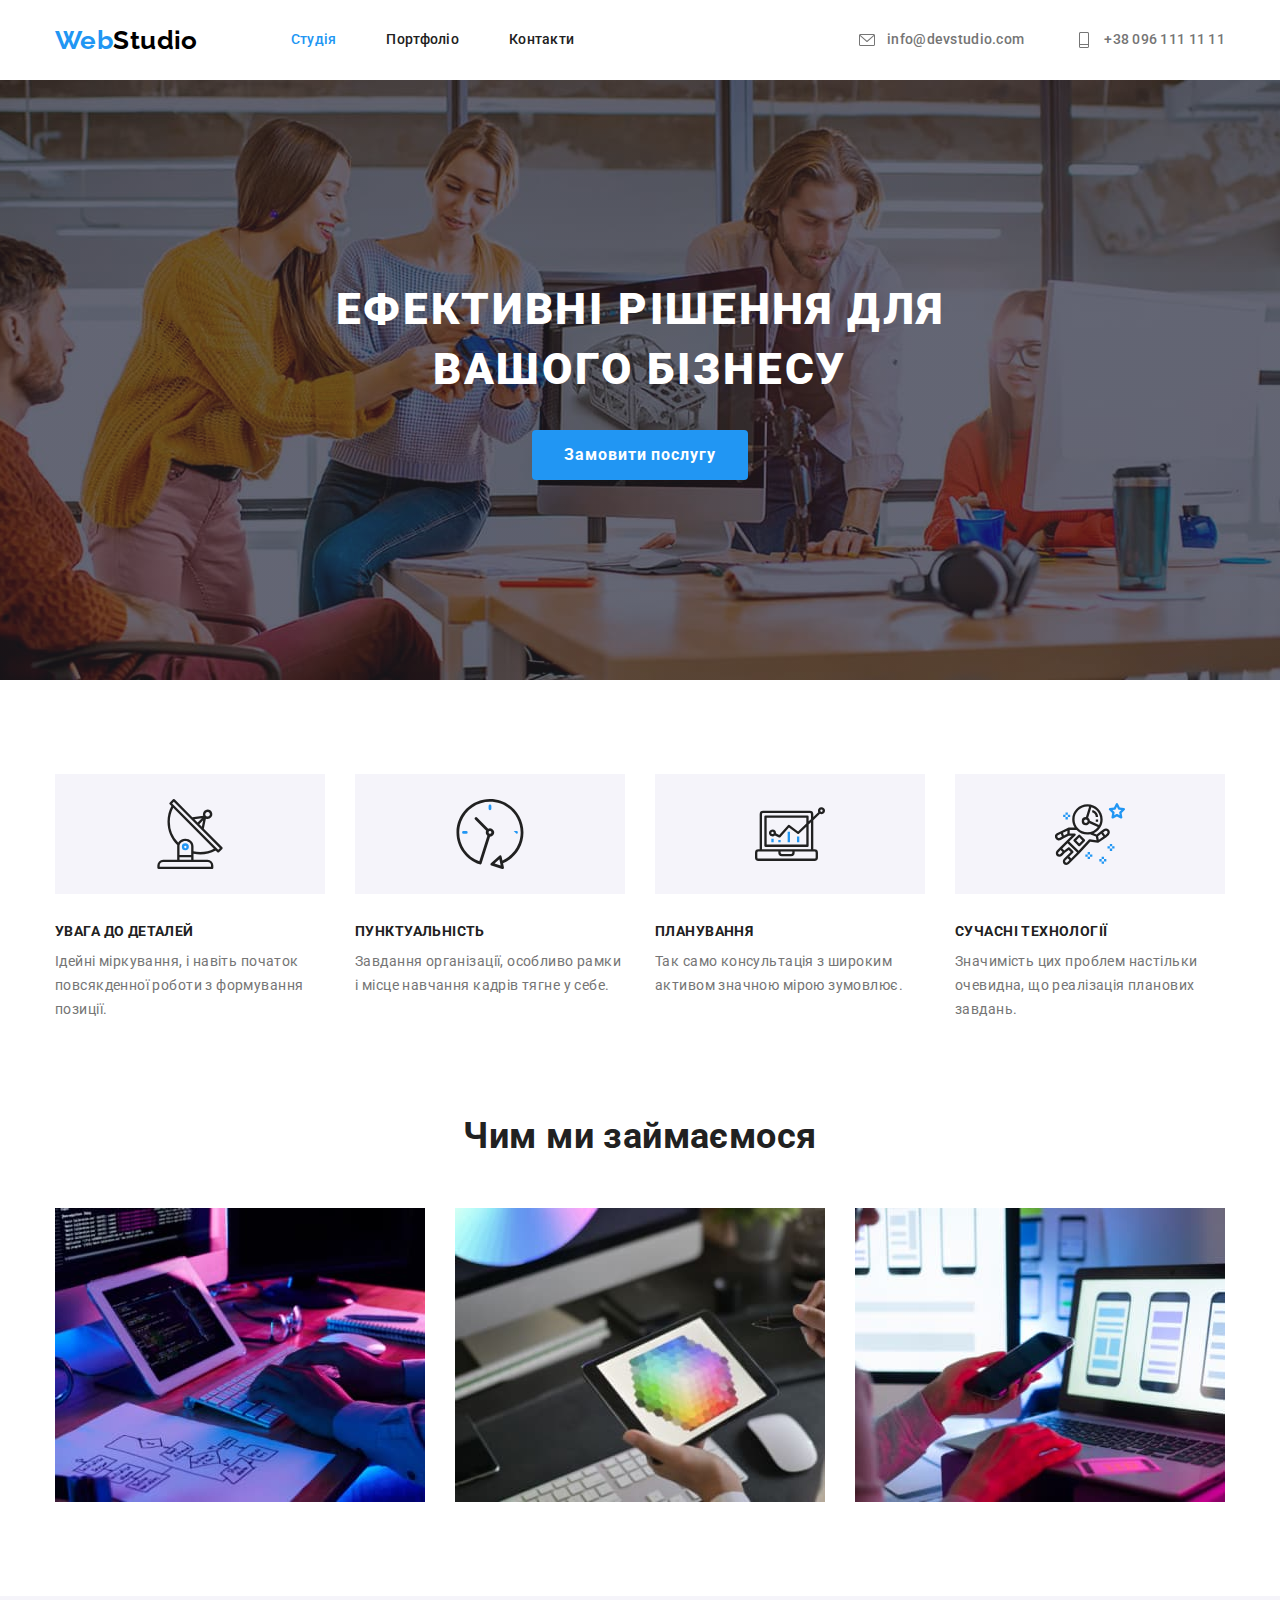
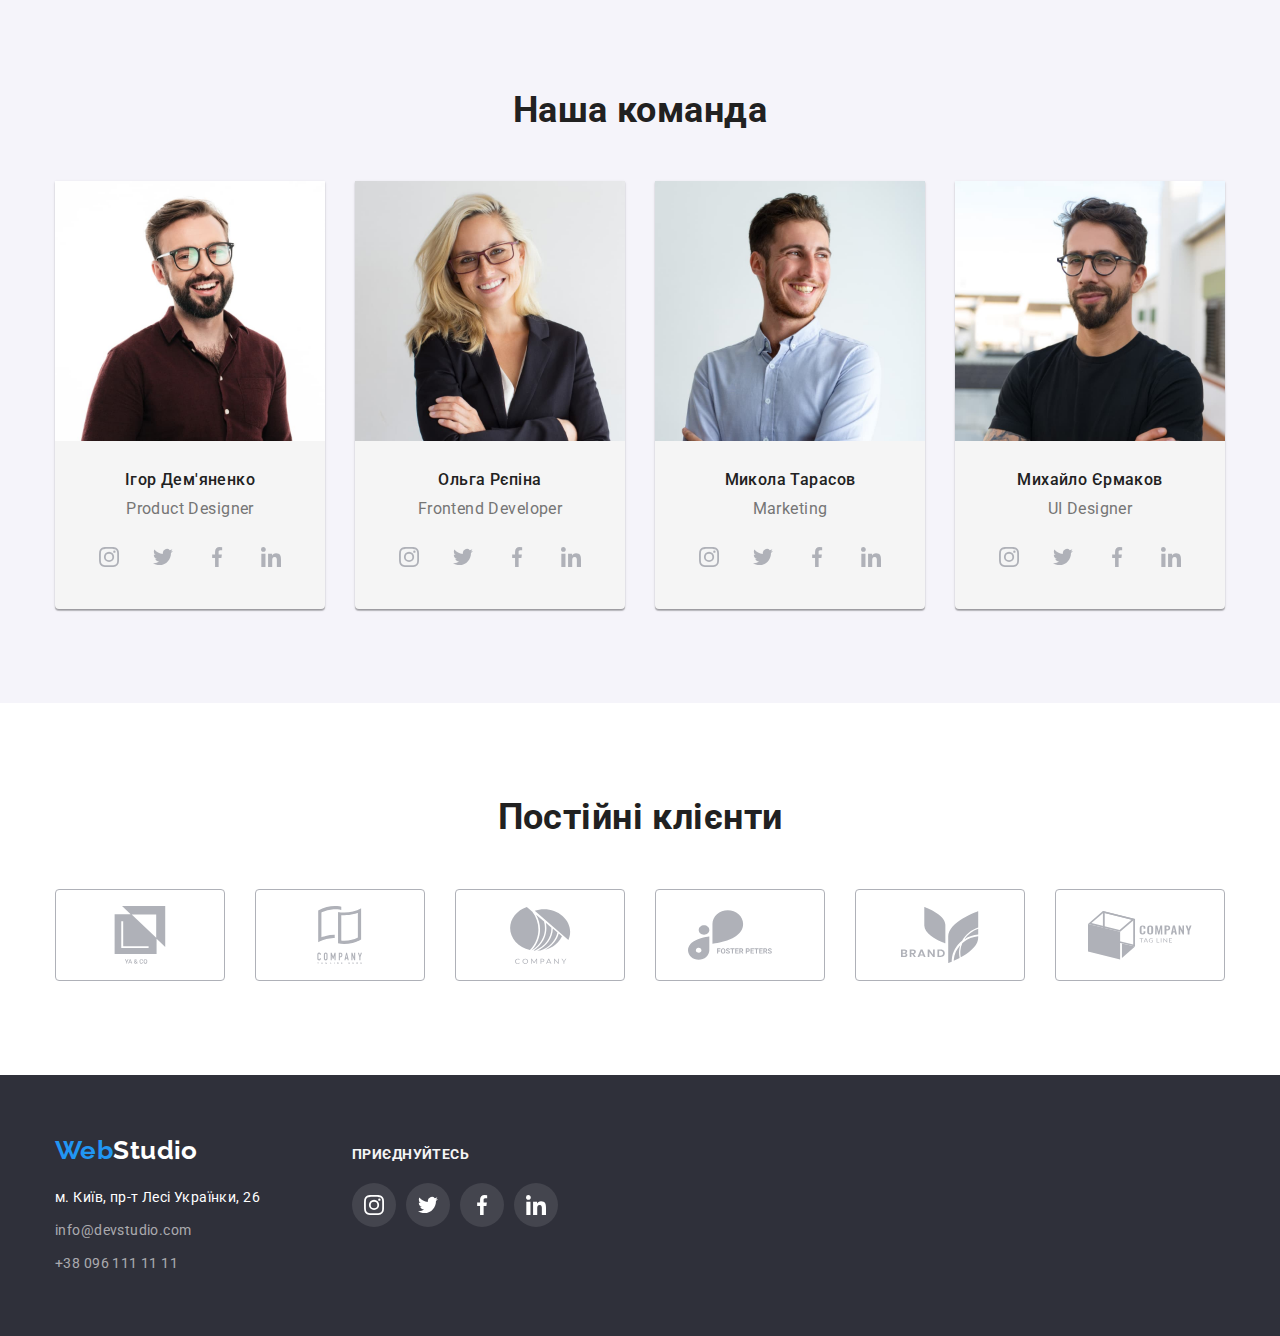
<file: index.html>
<!DOCTYPE html>
<html lang="uk">
  <head>
    <meta charset="UTF-8" />
    <meta http-equiv="X-UA-Compatible" content="IE=edge" />
    <meta name="viewport" content="width=device-width, initial-scale=1.0" />
    <link rel="preconnect" href="https://fonts.googleapis.com" />
    <link rel="preconnect" href="https://fonts.gstatic.com" crossorigin />
    <link
      href="https://fonts.googleapis.com/css2?family=Raleway:wght@700&family=Roboto:wght@400;500;700;900&display=swap"
      rel="stylesheet"
    />
    <link
      rel="stylesheet"
      href="https://cdnjs.cloudflare.com/ajax/libs/modern-normalize/0.6.0/modern-normalize.min.css"
    />
    <link rel="stylesheet" href="./css/styles.css" />
    <title>Студія</title>
  </head>
  <body>
    <!--*ШАПКА САЙТА-->

    <header>
      <div class="container main-nav">
        <nav class="main-nav">
          <a class="logo" href="./index.html">Web<span class="studio-logo1">Studio</span></a>

          <ul class="site-nav list">
            <li class="item"><a class="link-nav current" href="./index.html">Студія</a></li>
            <li class="item"><a class="link-nav" href="./portfolio.html">Портфоліо</a></li>
            <li class="item"><a class="link-nav" href="#">Контакти</a></li>
          </ul>
        </nav>

        <ul class="auth-nav list">
          <li class="item">
            <a class="contact link-nav icon-contact" href="mailto:info@devstudio.com">
              <svg class="icon-cont" width="20px" height="16">
                <use href="./images/icons.svg#icon-contact-mail"></use>
              </svg>
              info@devstudio.com</a
            >
          </li>
          <li class="item">
            <a class="contact link-nav icon-contact" href="tel:+380961111111">
              <svg class="icon-cont" width="20px" height="16">
                <use href="./images/icons.svg#icon-contact-telephone"></use>
              </svg>
              +38 096 111 11 11</a
            >
          </li>
        </ul>
      </div>
    </header>
    <main>
      <!--*ГЛАВНЫЙ БАНЕР*-->

      <div class="foto-baner">
        <section class="main-baner">
          <div class="container">
            <h1 class="baner">Ефективні рішення для вашого бізнесу</h1>
          </div>
          <button class="link-but" type="button">Замовити послугу</button>
        </section>
      </div>

      <!--*ПРЕИМУЩЕСТВА КОМПАНИИ*-->

      <section class="main-pry-comp">
        <div class="container">
          <h2 class="visually-hidden">Переваги Компанії</h2>
          <ul class="list pry-comp">
            <li class="item">
              <a class="flex-el icon-main-work">
                <svg width="70px" height="70px">
                  <use href="./images/icons.svg#icon-group-antenna"></use>
                </svg>
              </a>

              <h3 class="other-info1">УВАГА ДО ДЕТАЛЕЙ</h3>
              <p class="other-info2">
                Ідейні міркування, і навіть початок <br />
                повсякденної роботи з формування <br />
                позиції.
              </p>
            </li>
            <li class="item flex-el">
              <a class="flex-el icon-main-work">
                <svg width="70px" height="70px">
                  <use href="./images/icons.svg#icon-group-clock"></use>
                </svg>
              </a>

              <h3 class="other-info1">ПУНКТУАЛЬНІСТЬ</h3>
              <p class="other-info2">
                Завдання організації, особливо рамки <br />
                і місце навчання кадрів тягне у себе.
              </p>
            </li>
            <li class="item flex-el">
              <a class="flex-el icon-main-work">
                <svg width="70px" height="70px">
                  <use href="./images/icons.svg#icon-group-diagram"></use>
                </svg>
              </a>

              <h3 class="other-info1">ПЛАНУВАННЯ</h3>
              <p class="other-info2">
                Так само консультація з широким <br />
                активом значною мірою зумовлює.
              </p>
            </li>
            <li class="item flex-el">
              <a class="flex-el icon-main-work">
                <svg width="70px" height="70px">
                  <use href="./images/icons.svg#icon-group-astronaut"></use>
                </svg>
              </a>

              <h3 class="other-info1">СУЧАСНІ ТЕХНОЛОГІЇ</h3>
              <p class="other-info2">
                Значимість цих проблем настільки <br />
                очевидна, що реалізація планових <br />
                завдань.
              </p>
            </li>
          </ul>
        </div>
      </section>

      <!--*ЦЕЛИ КОМПАНИИ*-->

      <section class="main-future-comp">
        <div class="container">
          <h2 class="main-font">Чим ми займаємося</h2>
          <ul class="list future-comp">
            <li class="item">
              <img src="./images/img1.jpg" alt="фото робочого процесу" width="370" />
            </li>
            <li class="item">
              <img src="./images/img2.jpg" alt="фото робочого процесу" width="370" />
            </li>
            <li class="item">
              <img src="./images/img3.jpg" alt="фото робочого процесу" width="370" />
            </li>
          </ul>
        </div>
      </section>

      <!--*КОМАНДА КОМПАНИИ*-->

      <section class="section main-team">
        <div class="container">
          <h2 class="main-font">Наша команда</h2>
          <ul class="list team-comp">
            <li class="item card-color">
              <img src="./images/worker1.jpg" alt="Ігор Дем'яненко" width="270" />
              <div class="name-work">
                <h3 class="name">Ігор Дем'яненко</h3>
                <p class="work">Product Designer</p>
                <ul class="team-icon-main">
                  <li>
                    <a class="icon-team" href="">
                      <svg class="icon-color" width="20px" height="20px">
                        <use href="./images/icons.svg#icon-social-instagram"></use>
                      </svg>
                    </a>
                  </li>
                  <li>
                    <a class="icon-team" href="">
                      <svg class="icon-color" width="20px" height="20px">
                        <use href="./images/icons.svg#icon-social-twitter"></use>
                      </svg>
                    </a>
                  </li>
                  <li>
                    <a class="icon-team" href="">
                      <svg class="icon-color" width="20px" height="20px">
                        <use href="./images/icons.svg#icon-social-facebook"></use>
                      </svg>
                    </a>
                  </li>
                  <li>
                    <a class="icon-team" href="">
                      <svg class="icon-color" width="20px" height="20px">
                        <use href="./images/icons.svg#icon-social-linkedin"></use>
                      </svg>
                    </a>
                  </li>
                </ul>
              </div>
            </li>
            <li class="item card-color">
              <img src="./images/worker2.jpg" alt="Ольга Рєпіна" width="270" />
              <div class="name-work">
                <h3 class="name">Ольга Рєпіна</h3>
                <p class="work">Frontend Developer</p>
                <ul class="team-icon-main">
                  <li>
                    <a class="icon-team" href="">
                      <svg class="icon-color" width="20px" height="20px">
                        <use href="./images/icons.svg#icon-social-instagram"></use>
                      </svg>
                    </a>
                  </li>
                  <li>
                    <a class="icon-team" href="">
                      <svg class="icon-color" width="20px" height="20px">
                        <use href="./images/icons.svg#icon-social-twitter"></use>
                      </svg>
                    </a>
                  </li>
                  <li>
                    <a class="icon-team" href="">
                      <svg class="icon-color" width="20px" height="20px">
                        <use href="./images/icons.svg#icon-social-facebook"></use>
                      </svg>
                    </a>
                  </li>
                  <li>
                    <a class="icon-team" href="">
                      <svg class="icon-color" width="20px" height="20px">
                        <use href="./images/icons.svg#icon-social-linkedin"></use>
                      </svg>
                    </a>
                  </li>
                </ul>
              </div>
            </li>
            <li class="item card-color">
              <img src="./images/worker3.jpg" alt="Микола Тарасов" width="270" />
              <div class="name-work">
                <h3 class="name">Микола Тарасов</h3>
                <p class="work">Marketing</p>
                <ul class="team-icon-main">
                  <li>
                    <a class="icon-team" href="">
                      <svg class="icon-color" width="20px" height="20px">
                        <use href="./images/icons.svg#icon-social-instagram"></use>
                      </svg>
                    </a>
                  </li>
                  <li>
                    <a class="icon-team" href="">
                      <svg class="icon-color" width="20px" height="20px">
                        <use href="./images/icons.svg#icon-social-twitter"></use>
                      </svg>
                    </a>
                  </li>
                  <li>
                    <a class="icon-team" href="">
                      <svg class="icon-color" width="20px" height="20px">
                        <use href="./images/icons.svg#icon-social-facebook"></use>
                      </svg>
                    </a>
                  </li>
                  <li>
                    <a class="icon-team" href="">
                      <svg class="icon-color" width="20px" height="20px">
                        <use href="./images/icons.svg#icon-social-linkedin"></use>
                      </svg>
                    </a>
                  </li>
                </ul>
              </div>
            </li>
            <li class="item card-color">
              <img src="./images/worker4.jpg" alt="Михайло Єрмаков" width="270" />
              <div class="name-work">
                <h3 class="name">Михайло Єрмаков</h3>
                <p class="work">UI Designer</p>
                <ul class="team-icon-main">
                  <li>
                    <a class="icon-team" href="">
                      <svg class="icon-color" width="20px" height="20px">
                        <use href="./images/icons.svg#icon-social-instagram"></use>
                      </svg>
                    </a>
                  </li>
                  <li>
                    <a class="icon-team" href="">
                      <svg class="icon-color" width="20px" height="20px">
                        <use href="./images/icons.svg#icon-social-twitter"></use>
                      </svg>
                    </a>
                  </li>
                  <li>
                    <a class="icon-team" href="">
                      <svg class="icon-color" width="20px" height="20px">
                        <use href="./images/icons.svg#icon-social-facebook"></use>
                      </svg>
                    </a>
                  </li>
                  <li>
                    <a class="icon-team" href="">
                      <svg class="icon-color" width="20px" height="20px">
                        <use href="./images/icons.svg#icon-social-linkedin"></use>
                      </svg>
                    </a>
                  </li>
                </ul>
              </div>
            </li>
          </ul>
        </div>
      </section>

      <!--*CLIENT*-->

      <section class="section">
        <div class="container">
          <h2 class="main-font">Постійні клієнти</h2>
          <ul class="icon-main-client">
            <li>
              <a class="icon-main-cl" href="#">
                <svg class="icon-client" width="41" height="47">
                  <use href="./images/icons.svg#icon-group1"></use></svg
              ></a>
            </li>
            <li>
              <a class="icon-main-cl" href="">
                <svg class="icon-client" width="40" height="52">
                  <use href="./images/icons.svg#icon-group2"></use></svg
              ></a>
            </li>
            <li>
              <a class="icon-main-cl" href="">
                <svg class="icon-client" width="43" height="41">
                  <use href="./images/icons.svg#icon-group3"></use></svg
              ></a>
            </li>
            <li>
              <a class="icon-main-cl" href="">
                <svg class="icon-client" width="84" height="40">
                  <use href="./images/icons.svg#icon-group4"></use></svg
              ></a>
            </li>
            <li>
              <a class="icon-main-cl" href="">
                <svg class="icon-client" width="62" height="45">
                  <use href="./images/icons.svg#icon-group5"></use></svg
              ></a>
            </li>
            <li>
              <a class="icon-main-cl" href="">
                <svg class="icon-client" width="94" height="44">
                  <use href="./images/icons.svg#icon-group6"></use></svg
              ></a>
            </li>
          </ul>
        </div>
      </section>
    </main>

    <!--*FOOTER*-->

    <footer class="main-footer">
      <div class="container footer-support">
        <div class="logo-footer">
          <a class="logo" href="./index.html">Web<span class="studio-logo2">Studio</span></a>
          <address>
            <ul class="list contact-list">
              <li class="contact-link">
                <a
                  class="address contact2"
                  href="https://goo.gl/maps/FWyEGyq7byPqRoUa9"
                  target="_blank"
                  rel="noreferrer noopener"
                  >м. Київ, пр-т Лесі Українки, 26</a
                >
              </li>
              <li class="contact-link">
                <a class="contact2" href="mailto:info@devstudio.com">info@devstudio.com</a>
              </li>
              <li class="contact-link">
                <a class="contact2" href="tel:+380961111111">+38 096 111 11 11</a>
              </li>
            </ul>
          </address>
        </div>

        <div class="support-site">
          <span class="title-support">приєднуйтесь</span>
          <ul class="team-icon-footer">
            <li>
              <a class="icon-team2" href="">
                <svg class="icon-color2" width="20px" height="20px">
                  <use href="./images/icons.svg#icon-social-instagram"></use>
                </svg>
              </a>
            </li>
            <li>
              <a class="icon-team2" href="">
                <svg class="icon-color2" width="20px" height="20px">
                  <use href="./images/icons.svg#icon-social-twitter"></use>
                </svg>
              </a>
            </li>
            <li>
              <a class="icon-team2" href="">
                <svg class="icon-color2" width="20px" height="20px">
                  <use href="./images/icons.svg#icon-social-facebook"></use>
                </svg>
              </a>
            </li>
            <li>
              <a class="icon-team2" href="">
                <svg class="icon-color2" width="20px" height="20px">
                  <use href="./images/icons.svg#icon-social-linkedin"></use>
                </svg>
              </a>
            </li>
          </ul>
        </div>
      </div>
    </footer>
  </body>
</html>
</file>
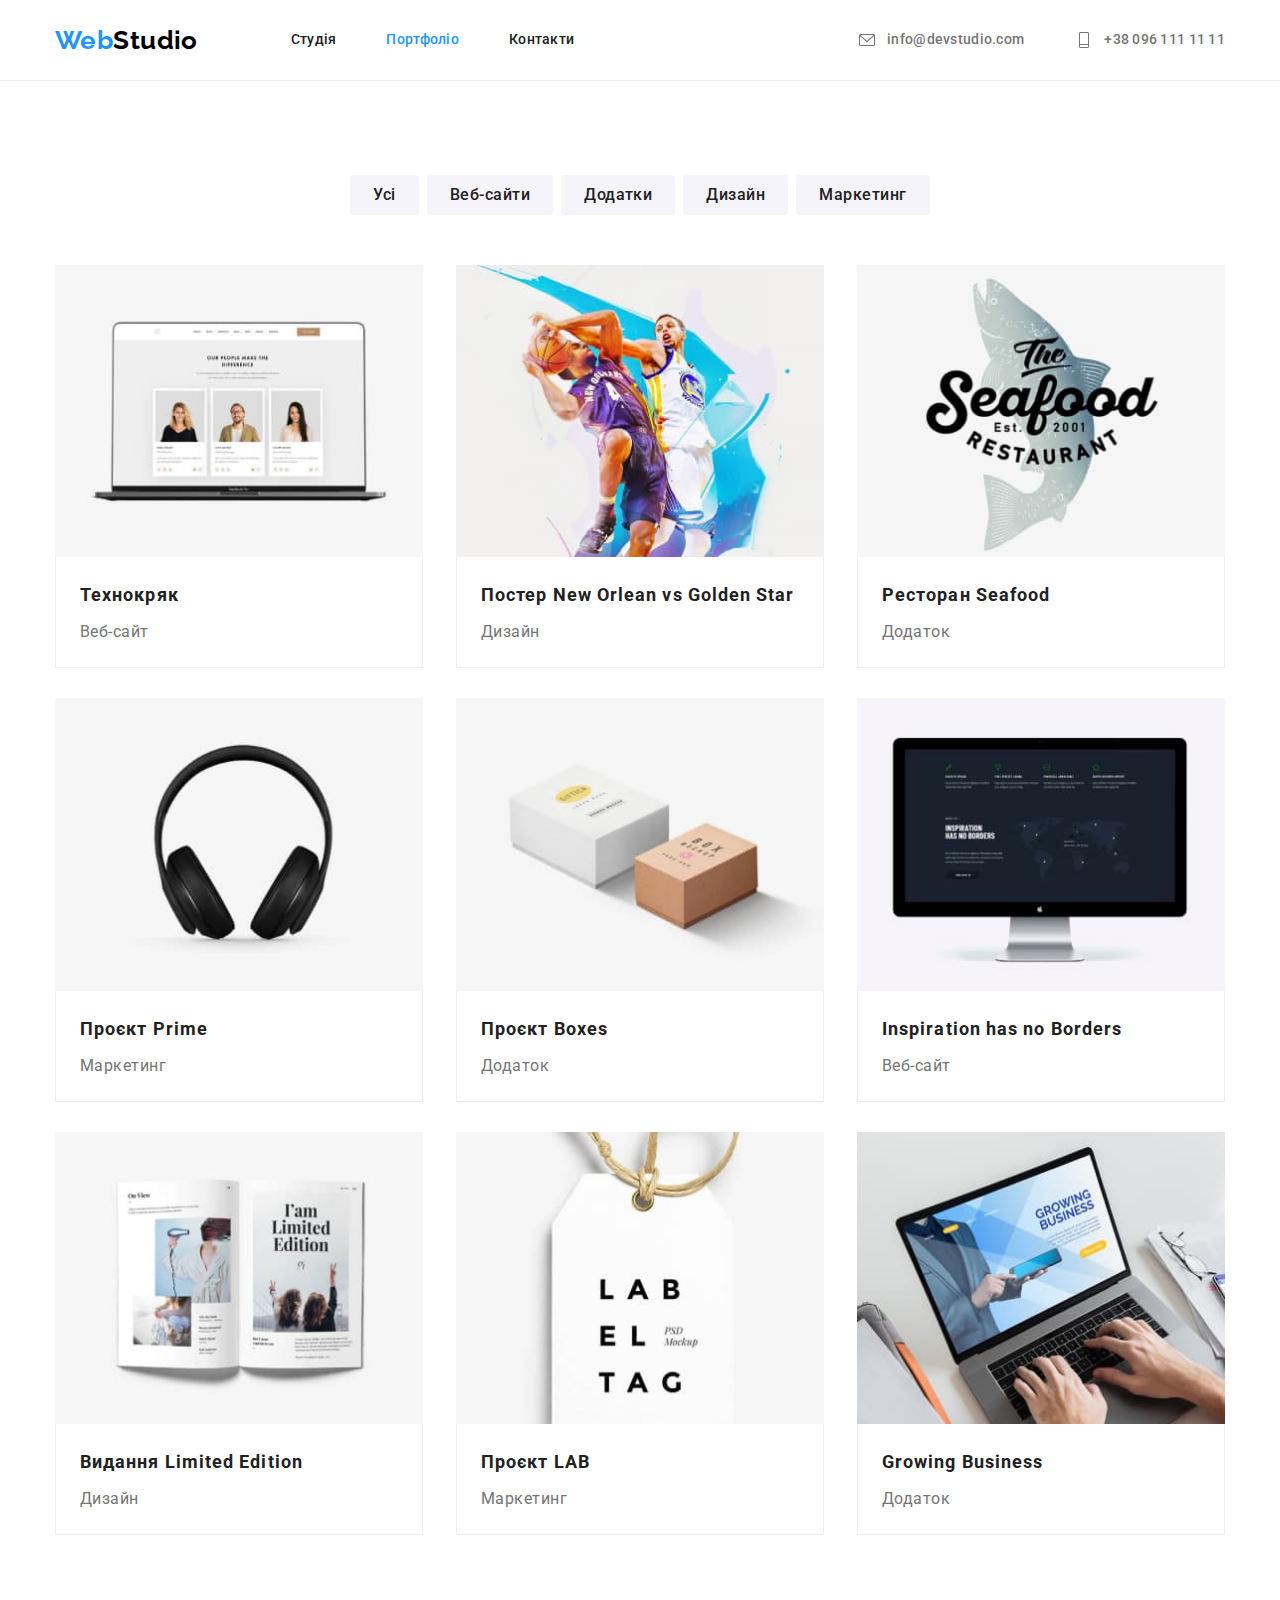
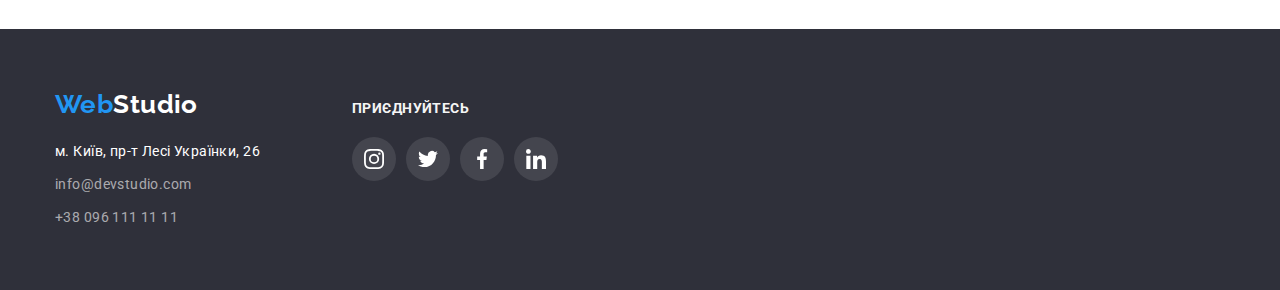
<file: portfolio.html>
<!DOCTYPE html>
<html lang="uk">
  <head>
    <meta charset="UTF-8" />
    <meta http-equiv="X-UA-Compatible" content="IE=edge" />
    <meta name="viewport" content="width=device-width, initial-scale=1.0" />
    <link rel="preconnect" href="https://fonts.googleapis.com" />
    <link rel="preconnect" href="https://fonts.gstatic.com" crossorigin />
    <link
      href="https://fonts.googleapis.com/css2?family=Raleway:wght@700&family=Roboto:wght@400;500;700;900&display=swap"
      rel="stylesheet"
    />
    <link
      rel="stylesheet"
      href="https://cdnjs.cloudflare.com/ajax/libs/modern-normalize/0.6.0/modern-normalize.min.css"
    />
    <link rel="stylesheet" href="./css/styles.css" />
    <title>Студія</title>
  </head>
  <body>
    <!--*ШАПКА САЙТА-->

    <header class="header">
      <div class="container main-nav">
        <nav class="main-nav">
          <a class="logo" href="./index.html">Web<span class="studio-logo1">Studio</span></a>

          <ul class="site-nav list">
            <li class="item"><a class="link-nav" href="./index.html">Студія</a></li>
            <li class="item"><a class="link-nav current" href="./portfolio.html">Портфоліо</a></li>
            <li class="item"><a class="link-nav" href="#">Контакти</a></li>
          </ul>
        </nav>

        <ul class="auth-nav list">
          <li class="item">
            <a class="contact link-nav icon-contact" href="mailto:info@devstudio.com">
              <svg class="icon-cont" width="20px" height="16">
                <use href="./images/icons.svg#icon-contact-mail"></use>
              </svg>
              info@devstudio.com</a
            >
          </li>
          <li class="item">
            <a class="contact link-nav icon-contact" href="tel:+380961111111">
              <svg class="icon-cont" width="20px" height="16">
                <use href="./images/icons.svg#icon-contact-telephone"></use>
              </svg>
              +38 096 111 11 11</a
            >
          </li>
        </ul>
      </div>
    </header>
    <main>
      <!--*СЕКЦИЯ С ФИЛЬТРАМИ И КАРТИНКАМИ*-->

      <section class="section-elements">
        <h1 class="visually-hidden">Портфоліо</h1>

        <div class="container">
          <!--*КНОПКИ*-->

          <ul class="list link-click">
            <li class="item"><button class="button" type="button">Усі</button></li>
            <li class="item"><button class="button" type="button">Веб-сайти</button></li>
            <li class="item"><button class="button" type="button">Додатки</button></li>
            <li class="item"><button class="button" type="button">Дизайн</button></li>
            <li class="item"><button class="button" type="button">Маркетинг</button></li>
          </ul>

          <!--*ПРИМЕРЫ РАБОТ*-->

          <ul class="list project-list">
            <li class="item">
              <a href="" class="portfolio-link">
                <img src="./images/portfolio1.jpg" alt="фото технокряк веб-сайт" width="368" />
                <div class="style-name border-item">
                  <h3 class="project-name">Технокряк</h3>
                  <p class="project">Веб-сайт</p>
                </div>
              </a>
            </li>
            <li class="item">
              <a href="" class="portfolio-link">
                <img
                  src="./images/portfolio2.jpg"
                  alt="фото постер new orlean vs golden star дизайн"
                  width="368"
                />
                <div class="style-name border-item">
                  <h3 class="project-name">Постер New Orlean vs Golden Star</h3>
                  <p class="project">Дизайн</p>
                </div>
              </a>
            </li>
            <li class="item">
              <a href="" class="portfolio-link">
                <img src="./images/portfolio3.jpg" alt="фото ресторан seafood " width="368" />
                <div class="style-name border-item">
                  <h3 class="project-name">Ресторан Seafood</h3>
                  <p class="project">Додаток</p>
                </div>
              </a>
            </li>
            <li class="item">
              <a href="" class="portfolio-link">
                <img src="./images/portfolio4.jpg" alt="фото проєкт prime маркетинг" width="368" />
                <div class="style-name border-item">
                  <h3 class="project-name">Проєкт Prime</h3>
                  <p class="project">Маркетинг</p>
                </div>
              </a>
            </li>
            <li class="item">
              <a href="" class="portfolio-link">
                <img src="./images/portfolio5.jpg" alt="фото проєкт boxes додаток" width="368" />
                <div class="style-name border-item">
                  <h3 class="project-name">Проєкт Boxes</h3>
                  <p class="project">Додаток</p>
                </div>
              </a>
            </li>
            <li class="item">
              <a href="" class="portfolio-link">
                <img
                  src="./images/portfolio6.jpg"
                  alt="фото inspiration has no borders веб-сайт"
                  width="368"
                />
                <div class="style-name border-item">
                  <h3 class="project-name">Inspiration has no Borders</h3>
                  <p class="project">Веб-сайт</p>
                </div>
              </a>
            </li>
            <li class="item">
              <a href="" class="portfolio-link">
                <img
                  src="./images/portfolio7.jpg"
                  alt="фото видання limited edition дизайн"
                  width="368"
                />
                <div class="style-name border-item">
                  <h3 class="project-name">Видання Limited Edition</h3>
                  <p class="project">Дизайн</p>
                </div>
              </a>
            </li>
            <li class="item">
              <a href="" class="portfolio-link">
                <img src="./images/portfolio8.jpg" alt="фото проєкт lab маркетинг" width="368" />
                <div class="style-name border-item">
                  <h3 class="project-name">Проєкт LAB</h3>
                  <p class="project">Маркетинг</p>
                </div>
              </a>
            </li>
            <li class="item">
              <a href="" class="portfolio-link">
                <img
                  src="./images/portfolio9.jpg"
                  alt="фото growing business додаток"
                  width="368"
                />
                <div class="style-name border-item">
                  <h3 class="project-name">Growing Business</h3>
                  <p class="project">Додаток</p>
                </div>
              </a>
            </li>
          </ul>
        </div>
      </section>
    </main>

    <!--*FOOTER*-->

    <footer class="main-footer">
      <div class="container footer-support">
        <div class="logo-footer">
          <a class="logo" href="./index.html">Web<span class="studio-logo2">Studio</span></a>
          <address>
            <ul class="list contact-list">
              <li class="contact-link">
                <a
                  class="address contact2"
                  href="https://goo.gl/maps/FWyEGyq7byPqRoUa9"
                  target="_blank"
                  rel="noreferrer noopener"
                  >м. Київ, пр-т Лесі Українки, 26</a
                >
              </li>
              <li class="contact-link">
                <a class="contact2" href="mailto:info@devstudio.com">info@devstudio.com</a>
              </li>
              <li class="contact-link">
                <a class="contact2" href="tel:+380961111111">+38 096 111 11 11</a>
              </li>
            </ul>
          </address>
        </div>

        <div class="support-site">
          <span class="title-support">приєднуйтесь</span>
          <ul class="team-icon-footer">
            <li>
              <a class="icon-team2" href="">
                <svg class="icon-color2" width="20px" height="20px">
                  <use href="./images/icons.svg#icon-social-instagram"></use>
                </svg>
              </a>
            </li>
            <li>
              <a class="icon-team2" href="">
                <svg class="icon-color2" width="20px" height="20px">
                  <use href="./images/icons.svg#icon-social-twitter"></use>
                </svg>
              </a>
            </li>
            <li>
              <a class="icon-team2" href="">
                <svg class="icon-color2" width="20px" height="20px">
                  <use href="./images/icons.svg#icon-social-facebook"></use>
                </svg>
              </a>
            </li>
            <li>
              <a class="icon-team2" href="">
                <svg class="icon-color2" width="20px" height="20px">
                  <use href="./images/icons.svg#icon-social-linkedin"></use>
                </svg>
              </a>
            </li>
          </ul>
        </div>
      </div>
    </footer>
  </body>
</html>
</file>
<file: css/styles.css>
/**MAIN STYLE*/

:root {
  --primary-color: #212121;
  --preprimary-color: #000000;
  --grey-color: #757575;
  --background-color: #2f303a;
  --white-color: #ffffff;
  --button-color: #f5f4fa;
  --main-backgrond: #f5f5f5;
  --link-color: #2196f3;
  --prelink-color: #188ce8;
  --contactfooter-color: rgba(255, 255, 255, 0.6);
  --border-portfolio: #ececec;
  --border-cleint: #afb1b8;
  --border-client: #afb1b8;
  --border-footer: rgba(255, 255, 255, 0.1);
}

body {
  font-family: 'Roboto', sans-serif;
  color: var(--primary-color);
  letter-spacing: 0.03em;
  font-size: 14px;
  color: var(--main-backgrond);
}

.list {
  padding: 0;
  margin: 0;
  list-style: none;
}

.link-nav:hover,
.link-nav:focus {
  color: var(--link-color);
}

.link-but:hover,
.link-but:focus {
  background-color: var(--prelink-color);
}

.button:hover,
.button:focus {
  background-color: var(--link-color);
  color: var(--white-color);
  box-shadow: 0px 3px 1px rgba(0, 0, 0, 0.1), 0px 1px 2px rgba(0, 0, 0, 0.08),
    0px 2px 2px rgba(0, 0, 0, 0.12);
}

.visually-hidden {
  position: absolute;
  white-space: nowrap;
  width: 1px;
  height: 1px;
  overflow: hidden;
  border: 0;
  padding: 0;
  clip: rect(0 0 0 0);
  clip-path: inset(50%);
  margin: -1px;
}

/**MAIN LOGO*/

.logo {
  font-family: 'Raleway';
  text-decoration: none;
  font-weight: 700;
  font-size: 26px;
  line-height: 1.19;
  color: var(--link-color);
}

.studio-logo1 {
  color: var(--preprimary-color);
}

.studio-logo2 {
  color: var(--white-color);
}

/**MAIN NAV + CONTACT*/

.link-nav {
  font-weight: 500;
  font-size: 14px;
  line-height: 1.14;
  letter-spacing: 0.02em;
  color: var(--primary-color);
  text-decoration: none;
}

.link-nav.current {
  color: var(--link-color);
}

.contact {
  color: var(--grey-color);
  text-decoration: none;
  display: block;
}

.header {
  border-bottom: 1px solid var(--border-portfolio);
}

.site-nav {
  display: flex;
  margin-left: 93px;
  gap: 50px;
}

.main-nav {
  display: flex;
  align-items: center;
}

.link-nav {
  display: inline-block;
  padding-top: 32px;
  padding-bottom: 32px;
}

.auth-nav {
  display: flex;
  margin-left: auto;
}

.icon-contact {
  display: flex;
  align-items: center;
  justify-content: center;
  background-size: contain;
  background-repeat: no-repeat;
  background-position: center;
}

.icon-cont {
  margin-right: 10px;
}

.auth-nav .item + .item {
  margin-left: 50px;
}

.icon-contact:hover,
.icon-contact:focus {
  fill: var(--link-color);
}

.icon-contact {
  color: var(--grey-color);
}

.icon-cont {
  fill: currentColor;
}

/**MAIN BANER*/

.foto-baner {
  max-width: 1600px;
  height: 600px;
  margin-left: auto;
  margin-right: auto;
  background: var(--background-color);
  background-image: linear-gradient(to right, rgba(47, 48, 58, 0.4), rgba(47, 48, 58, 0.4)),
    url(../images/main-baner.jpg);

  background-repeat: no-repeat;
  background-position: center;
  background-size: cover;
}

.main-baner {
  padding-top: 200px;
  padding-bottom: 200px;
  text-align: center;
}

.baner {
  text-transform: uppercase;
  font-weight: 900;
  font-size: 44px;
  line-height: 1.36;
  letter-spacing: 0.06em;
  color: var(--white-color);

  margin: 0;
  margin-left: auto;
  margin-right: auto;
  margin-bottom: 30px;
  max-width: 696px;
}

button {
  font-weight: 700;
  font-size: 16px;
  line-height: 1.87;
  letter-spacing: 0.06em;

  color: var(--white-color);
  background: var(--link-color);

  cursor: pointer;
  font-family: inherit;

  display: inline-block;
  border: transparent;
  border-radius: 4px;
  padding: 10px 32px;
  min-width: 216px;
}

/**MAIN WORK*/

.main-pry-comp {
  padding: 0;
  padding-top: 94px;
  padding-bottom: 47px;
}

.pry-comp {
  display: flex;
  flex-wrap: wrap;
}

.flex-el {
  width: 270px;
  margin-right: 30px;
}

.flex-el:nth-child(4n) {
  margin-right: 0;
}

.icon-main-work {
  display: flex;
  align-items: center;
  justify-content: center;
  height: 120px;
  background-size: contain;
  background-repeat: no-repeat;
  background-position: center;
  background-color: var(--button-color);
}

.icon-team .icon-color {
  fill: currentColor;
}

.icon-team:hover,
.icon-team:focus {
  background-color: var(--link-color);
  border-radius: 22px;
}

.other-info1 {
  font-weight: 700;
  font-size: 14px;
  line-height: 1.14;
  letter-spacing: 0.03em;
  color: var(--primary-color);

  margin: 0;
  margin-bottom: 10px;
  margin-top: 30px;
}

.other-info2 {
  font-weight: 400;
  font-size: 14px;
  line-height: 1.71;
  letter-spacing: 0.03em;
  color: var(--grey-color);

  margin: 0;
}

/**FUTURE COMPANY*/

.main-future-comp {
  padding-top: 47px;
  padding-bottom: 94px;
  margin-left: auto;
  margin-right: auto;
}

.future-comp {
  display: flex;
  flex-wrap: wrap;
  gap: 30px;
}

.main-font {
  font-weight: 700;
  font-size: 36px;
  line-height: 1.16;
  color: var(--primary-color);

  margin: 0;
  text-align: center;
  margin-bottom: 50px;
}

/**MAIN TEAM*/

img {
  display: block;
  max-width: 100%;
}

.name {
  margin: 0;
  margin-bottom: 10px;

  font-weight: 500;
  font-size: 16px;
  line-height: 1.18;
  color: var(--primary-color);
}

.name-work {
  padding-top: 30px;
  padding-bottom: 30px;
}

.work {
  margin: 0;
  font-size: 16px;
  line-height: 1.18;
  color: var(--grey-color);
}

.main-team {
  margin-left: auto;
  margin-right: auto;
  background-color: var(--button-color);
}

.team-comp {
  display: flex;
  text-align: center;
  gap: 30px;
}

.card-color {
  border-radius: 0px 0px 4px 4px;
  box-shadow: 0px 1px 3px rgba(0, 0, 0, 0.12), 0px 1px 1px rgba(0, 0, 0, 0.14),
    0px 2px 1px rgba(0, 0, 0, 0.2);
  background-color: var(--main-backgrond);
}

.team-icon-main {
  margin: 0;
  padding: 0;
  margin-top: 16px;
  display: flex;
  flex-wrap: wrap;
  gap: 10px;
  align-items: center;
  justify-content: center;
}

.icon-team {
  display: flex;
  align-items: center;
  justify-content: center;
  width: 44px;
  height: 44px;
  background-size: contain;
  background-repeat: no-repeat;
  background-position: center;
}

.icon-team:hover,
.icon-team:focus {
  color: var(--white-color);
}

.icon-team {
  color: var(--border-cleint);
}

.icon-color {
  fill: currentColor;
}

/**CLIENT*/

svg {
  display: block;
}

.icon-main-client {
  margin: 0;
  padding: 0;
  margin-left: auto;
  margin-right: auto;
  display: flex;
  flex-wrap: wrap;
  gap: 30px;
  justify-content: center;
}

.icon-client {
  width: 170px;
  height: 92px;
  padding: 16px 32px;
  border-radius: 4px;
  border: 1px solid var(--border-client);
  border-radius: 4px;
}

.icon-main-cl:hover .icon-client,
.icon-main-cl:focus .icon-client {
  border-color: var(--link-color);
}

.icon-main-cl:hover .icon-client,
.icon-main-cl:focus .icon-client {
  color: var(--link-color);
}

.icon-main-cl {
  color: var(--border-cleint);
}

.icon-client {
  fill: currentColor;
}

/**FOOTER*/

.main-footer {
  background: var(--background-color);
}

.footer-support {
  margin: 0;
  padding: 0;
  display: flex;
  align-items: baseline;
}

.title-support {
  font-weight: 700;
  font-size: 14px;
  line-height: 1.14;
  letter-spacing: 0.03em;
  text-transform: uppercase;

  margin-bottom: 20px;
}

.team-icon-footer {
  margin: 0;
  padding: 0;
  margin-top: 20px;
  display: flex;
  gap: 10px;
}

.icon-team2 {
  display: flex;
  align-items: center;
  justify-content: center;
  width: 44px;
  height: 44px;
  background-size: contain;
  background-repeat: no-repeat;
  background-position: center;
  border-radius: 22px;
  background: var(--border-footer);
  color: var(--white-color);
}

.icon-color2 {
  fill: currentColor;
}

.icon-team2:hover,
.icon-team2:focus {
  background-color: var(--link-color);
  border-radius: 22px;
}

footer {
  padding-top: 60px;
  padding-bottom: 60px;
}

address {
  font-style: normal;
  margin-top: 20px;
}

.contact-link {
  margin-bottom: 9px;
  margin-right: 92px;
}

.list .contact-link {
  list-style: none;
}

li {
  list-style: none;
  text-decoration: none;
}

.contact-link:last-child {
  margin-bottom: 0;
}

.contact2:hover,
.contact2:focus {
  color: var(--link-color);
}

.contact2 {
  font-size: 14px;
  line-height: 1.71;
  color: var(--contactfooter-color);
  text-decoration: none;
}

.address {
  font-size: 14px;
  line-height: 1.71;
  color: var(--white-color);
  text-decoration: none;
}

.font-social {
  font-weight: 700;
  font-size: 14px;
  line-height: 1.14px;
  letter-spacing: 0.03em;
  text-transform: uppercase;
  color: var(--white-color);
}

/**MAIN PORTFOLIO*/

/**MAIN FILTER*/

.section-elements {
  padding-top: 94px;
  padding-bottom: 94px;
}

.button {
  font-weight: 500;
  font-size: 16px;
  line-height: 1.62;
  letter-spacing: 0.03em;
  color: var(--primary-color);
  background: var(--button-color);
  cursor: pointer;

  display: inline-block;
  border: 1px solid transparent;
  border-radius: 4px;
  padding: 6px 22px;
  min-width: 23px;
}

.link-click {
  display: flex;
  justify-content: center;
}

.link-click .item + .item {
  margin-left: 8px;
}

/**FILTER EXAMPLE*/

.project-name {
  font-weight: 700;
  font-size: 18px;
  line-height: 2;
  letter-spacing: 0.06em;
  color: var(--primary-color);

  margin: 0;
  margin-bottom: 4px;
}

.project {
  font-size: 16px;
  line-height: 1.88;
  letter-spacing: 0.03em;
  color: var(--grey-color);

  margin: 0;
}

.project-list {
  display: flex;
  flex-wrap: wrap;
  flex-direction: row;
  justify-content: space-between;

  gap: 30px;
  padding: 0;
  margin-top: 50px;
}

.style-name {
  padding: 20px 24px;
}

.border-item {
  background: #ffffff;
  border-bottom: 1px solid #eeeeee;
  border-left: 1px solid #eeeeee;
  border-right: 1px solid #eeeeee;
}

.portfolio-link {
	text-decoration: none;
}

.portfolio-link:hover,
.portfolio-link:focus {
  display: block;
  box-shadow: 0px 1px 1px rgba(0, 0, 0, 0.12), 0px 4px 4px rgba(0, 0, 0, 0.06),
    1px 4px 6px rgba(0, 0, 0, 0.16);
}

/**CONTAINER+SECTION*/

.container {
  margin-left: auto;
  margin-right: auto;
  width: 1200px;
  padding-left: 15px;
  padding-right: 15px;
}

.section {
  padding-top: 94px;
  padding-bottom: 94px;
}
</file>
